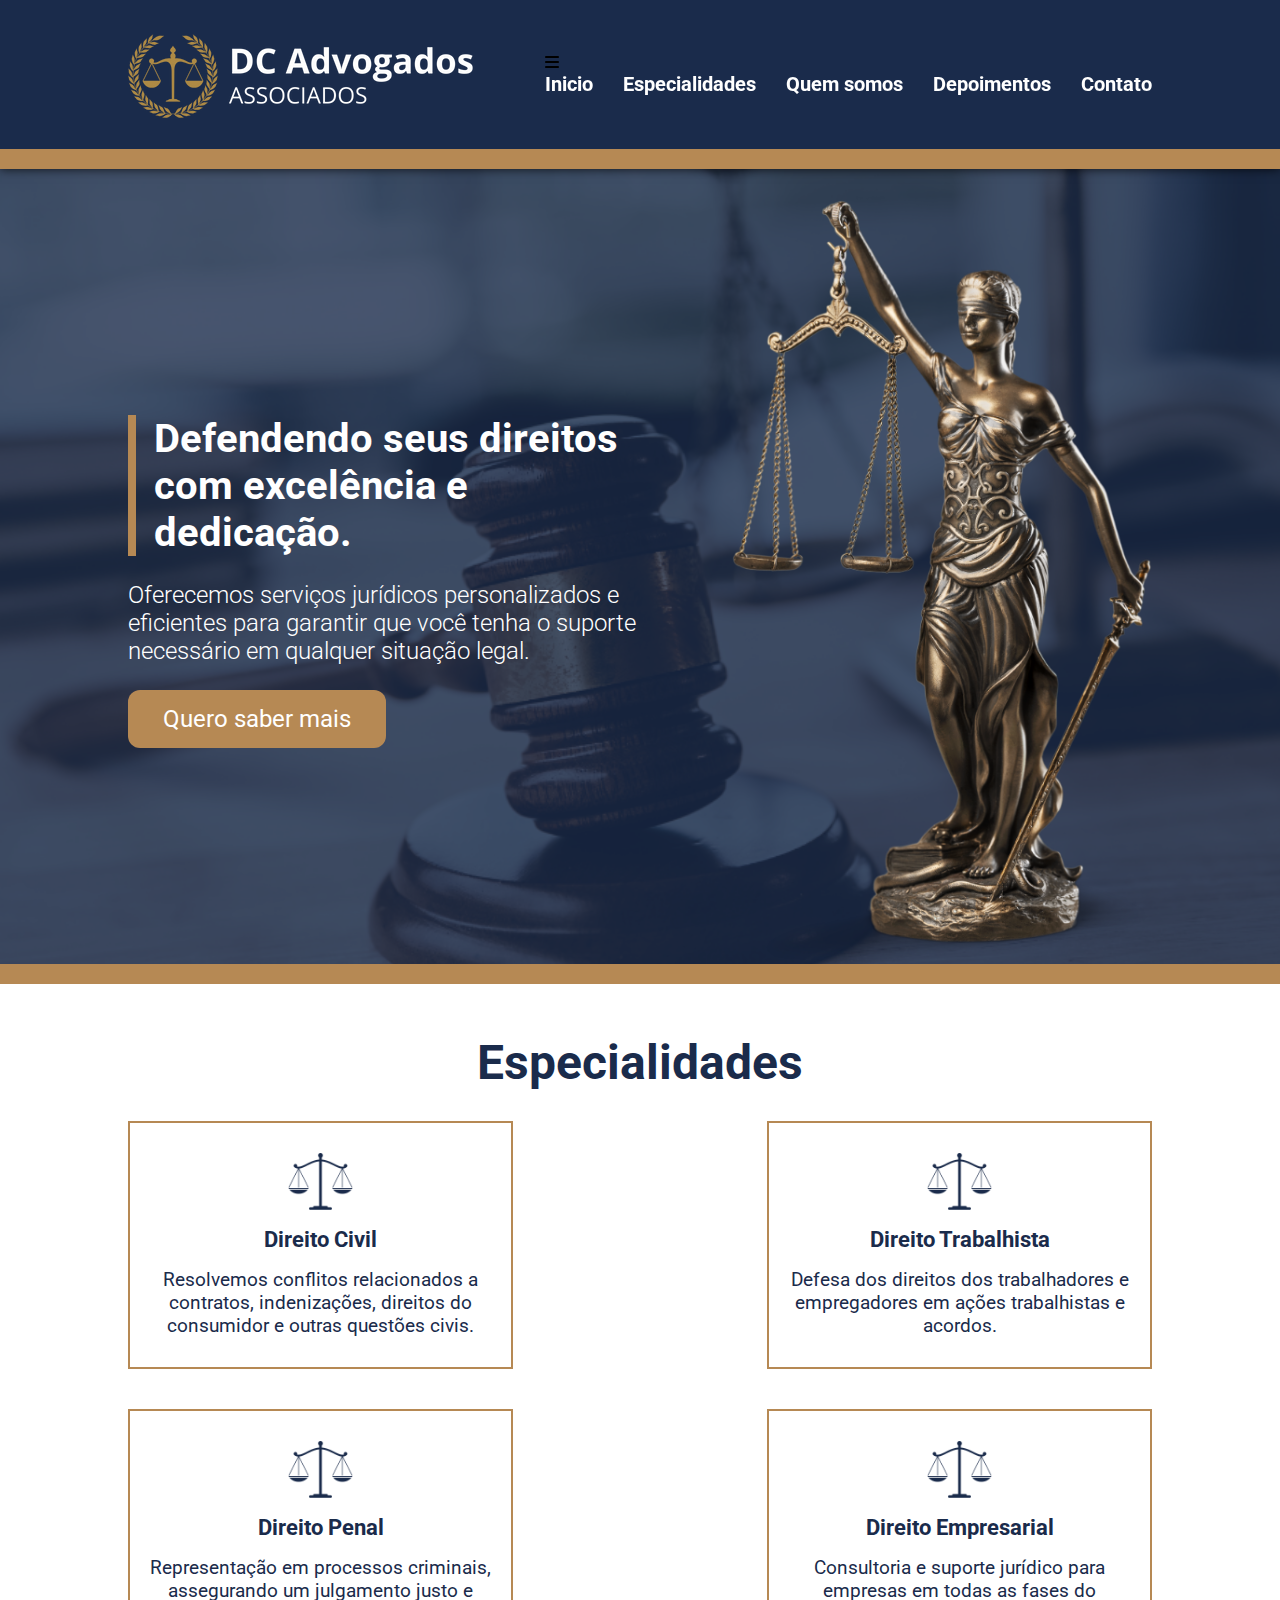
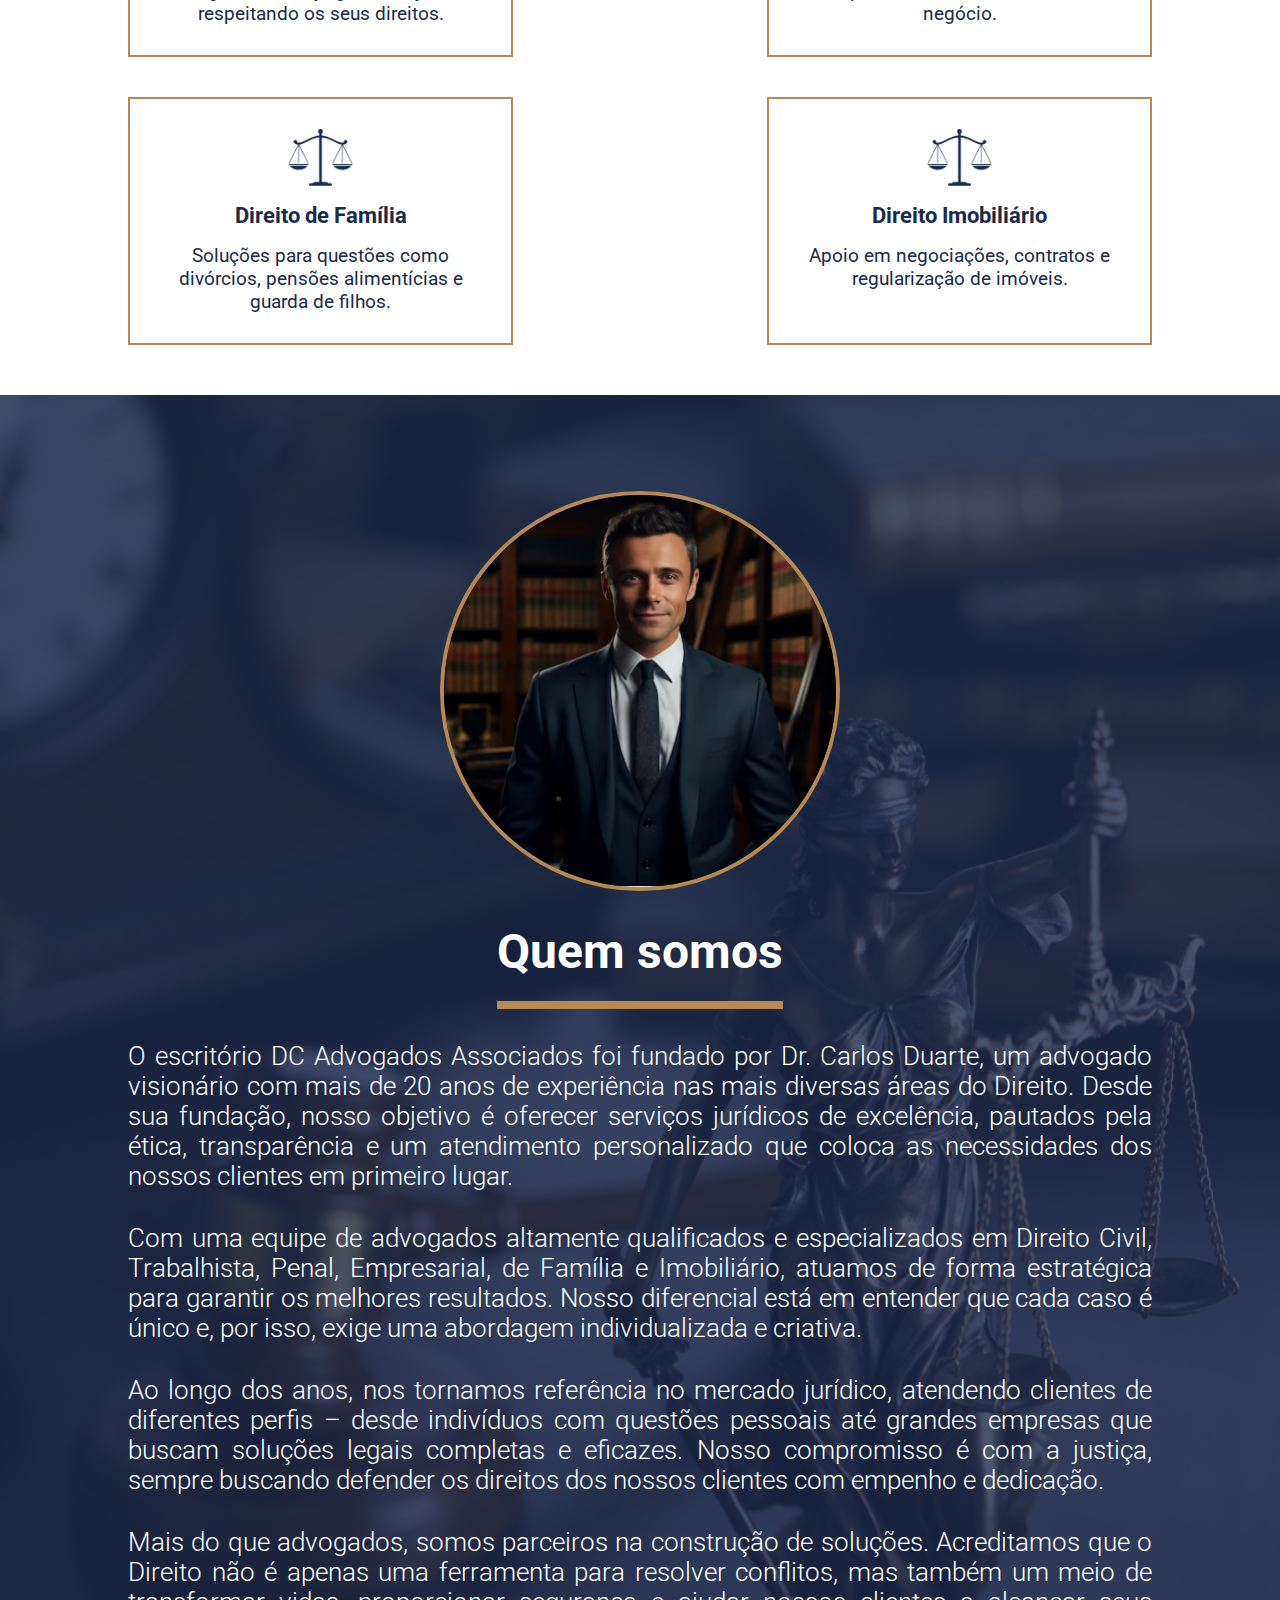
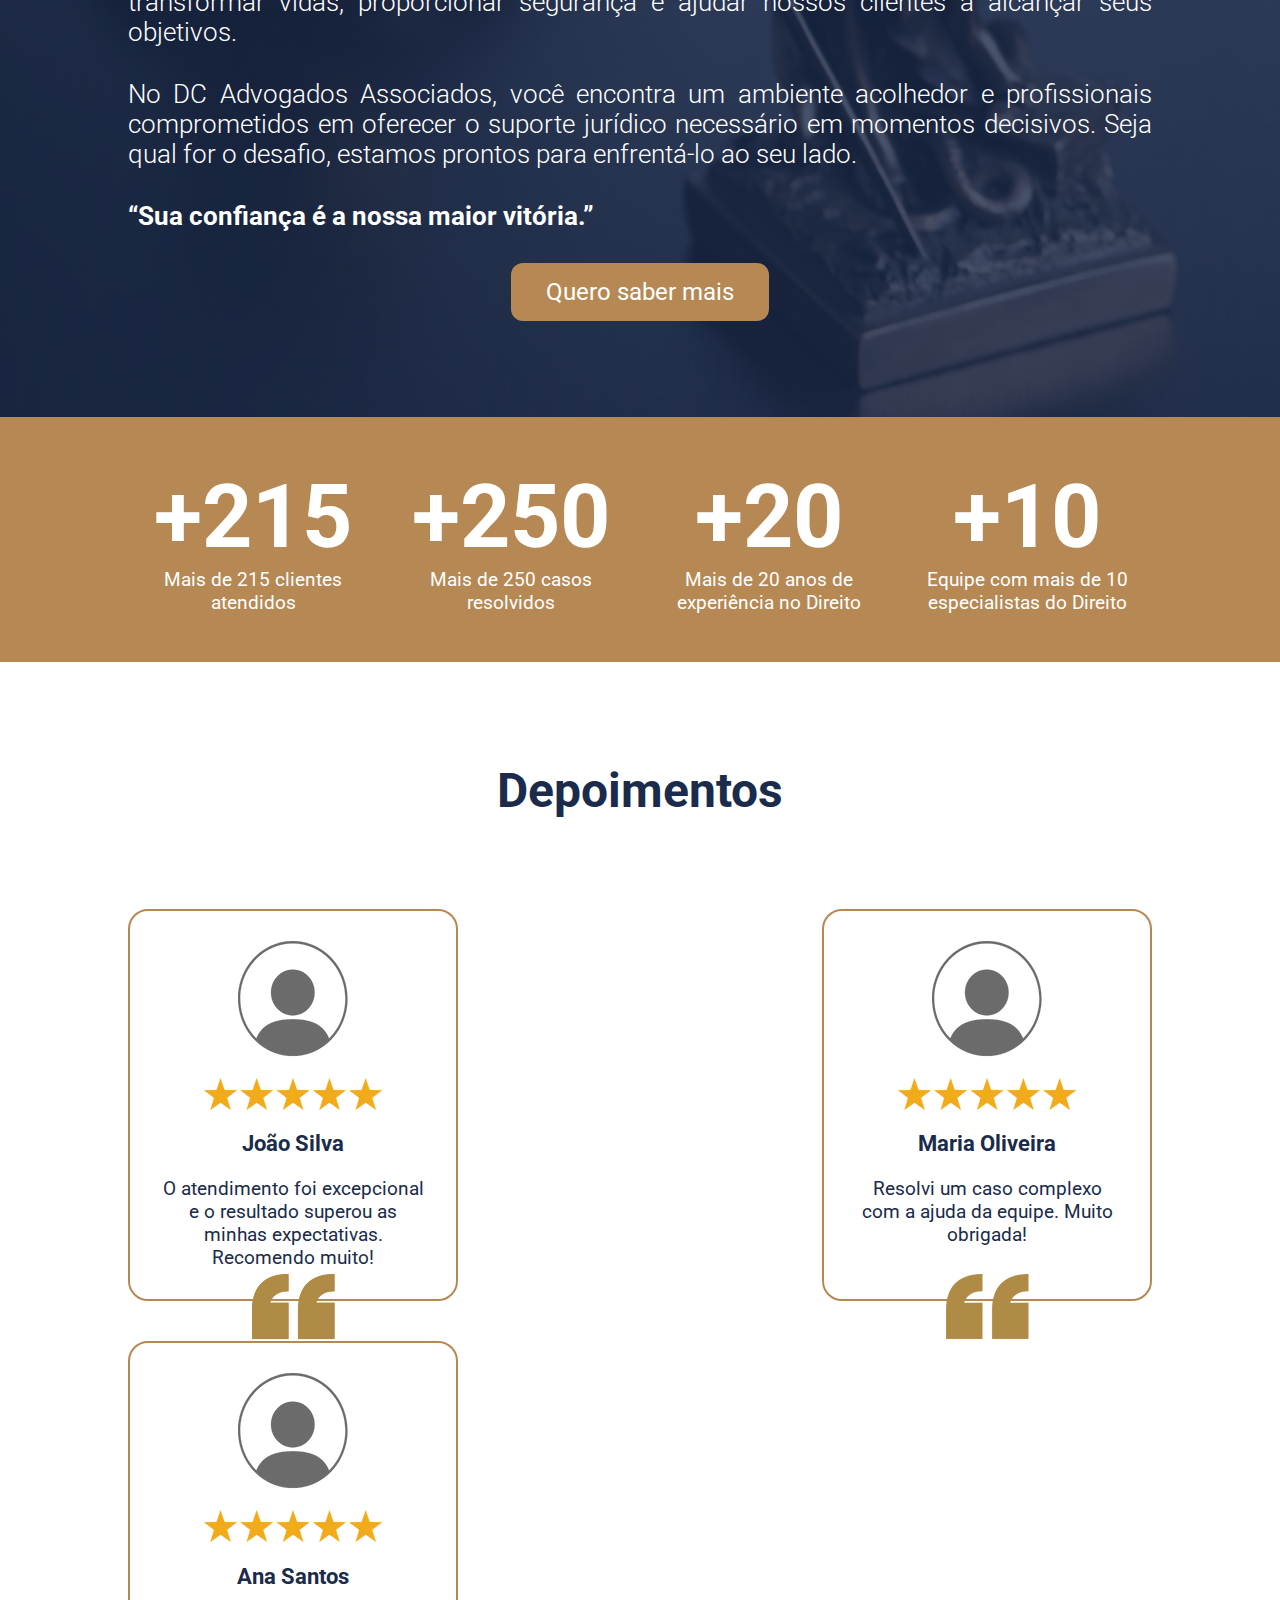
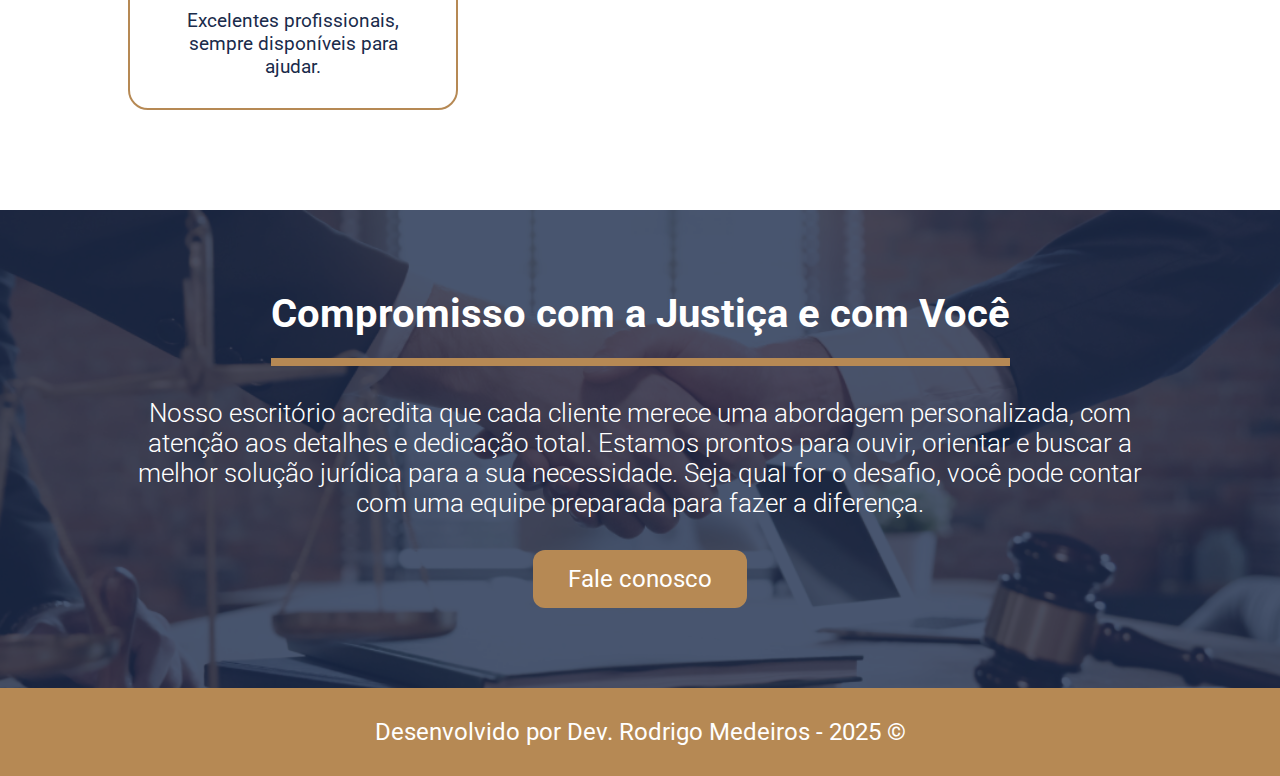
<file: index.html>
<!DOCTYPE html>
<html lang="pt-BR">
  <head>
    <meta charset="UTF-8" />
    <meta name="viewport" content="width=device-width, initial-scale=1.0" />
    <title>DC Advogados Associados</title>
    <link rel="preconnect" href="https://fonts.googleapis.com" />
    <link rel="preconnect" href="https://fonts.gstatic.com" crossorigin />
    <link
      href="https://fonts.googleapis.com/css2?family=Roboto:ital,wght@0,100..900;1,100..900&display=swap"
      rel="stylesheet"
    />
    <link
      rel="stylesheet"
      href="https://cdnjs.cloudflare.com/ajax/libs/font-awesome/6.7.2/css/all.min.css"
    />
    <link rel="stylesheet" href="style.css" />
  </head>
  <body>
    <div class="container-global">
      <!-- header - cabeçalho -->
      <header>
        <div class="header-container">
          <img src="./assets/logo.png" alt="logomarca" />
          <nav>
            <i id="menu" class="fa-solid fa-bars"></i>
            <ul>
              <li><a href="#banner">Inicio</a></li>
              <li><a href="#especialidades">Especialidades</a></li>
              <li><a href="#foto-advogado">Quem somos</a></li>
              <li><a href="#depoimentos">Depoimentos</a></li>
              <li><a href="./pages/contato/index.html">Contato</a></li>
            </ul>
          </nav>
        </div>
      </header>

      <!-- banner -->

      <section class="container-section-banner" id="banner">
        <div class="container-div-banner">
          <div class="container-content-banner">
            <h1 class="title">
              Defendendo seus direitos com excelência e dedicação.
            </h1>
            <p class="description">
              Oferecemos serviços jurídicos personalizados e eficientes para
              garantir que você tenha o suporte necessário em qualquer situação
              legal.
            </p>
            <a href="#" class="btn-whatsapp">Quero saber mais</a>
          </div>
          <img
            id="image-justice"
            src="./assets/justica.png"
            alt="estatua justiça"
          />
        </div>
      </section>

      <!-- Especialidades -->

      <section class="container-section-specialties" id="especialidades">
        <div class="container-div-specialties">
          <h2 id="title-specialties">Especialidades</h2>
          <div class="container-cards-specialties">
            <div class="cards">
              <img src="./assets/balanca.png" alt="balanca" />
              <h3>Direito Civil</h3>
              <p>
                Resolvemos conflitos relacionados a contratos, indenizações,
                direitos do consumidor e outras questões civis.
              </p>
            </div>
            <div class="cards">
              <img src="./assets/balanca.png" alt="balanca" />
              <h3>Direito Trabalhista</h3>
              <p>
                Defesa dos direitos dos trabalhadores e empregadores em ações
                trabalhistas e acordos.
              </p>
            </div>
            <div class="cards">
              <img src="./assets/balanca.png" alt="balanca" />
              <h3>Direito Penal</h3>
              <p>
                Representação em processos criminais, assegurando um julgamento
                justo e respeitando os seus direitos.
              </p>
            </div>
            <div class="cards">
              <img src="./assets/balanca.png" alt="balanca" />
              <h3>Direito Empresarial</h3>
              <p>
                Consultoria e suporte jurídico para empresas em todas as fases
                do negócio.
              </p>
            </div>
            <div class="cards">
              <img src="./assets/balanca.png" alt="balanca" />
              <h3>Direito de Família</h3>
              <p>
                Soluções para questões como divórcios, pensões alimentícias e
                guarda de filhos.
              </p>
            </div>
            <div class="cards">
              <img src="./assets/balanca.png" alt="balanca" />
              <h3>Direito Imobiliário</h3>
              <p>Apoio em negociações, contratos e regularização de imóveis.</p>
            </div>
          </div>
        </div>
      </section>

      <!-- Quem somos -->

      <section class="container-section-about-us">
        <div class="container-div-about-us">
          <img src="assets/advogado.png" alt="advogado" id="foto-advogado" />
          <h2>Quem somos</h2>
          <p>
            O escritório DC Advogados Associados foi fundado por Dr. Carlos
            Duarte, um advogado visionário com mais de 20 anos de experiência
            nas mais diversas áreas do Direito. Desde sua fundação, nosso
            objetivo é oferecer serviços jurídicos de excelência, pautados pela
            ética, transparência e um atendimento personalizado que coloca as
            necessidades dos nossos clientes em primeiro lugar.
          </p>
          <p>
            Com uma equipe de advogados altamente qualificados e especializados
            em Direito Civil, Trabalhista, Penal, Empresarial, de Família e
            Imobiliário, atuamos de forma estratégica para garantir os melhores
            resultados. Nosso diferencial está em entender que cada caso é único
            e, por isso, exige uma abordagem individualizada e criativa.
          </p>
          <p>
            Ao longo dos anos, nos tornamos referência no mercado jurídico,
            atendendo clientes de diferentes perfis – desde indivíduos com
            questões pessoais até grandes empresas que buscam soluções legais
            completas e eficazes. Nosso compromisso é com a justiça, sempre
            buscando defender os direitos dos nossos clientes com empenho e
            dedicação.
          </p>
          <p>
            Mais do que advogados, somos parceiros na construção de soluções.
            Acreditamos que o Direito não é apenas uma ferramenta para resolver
            conflitos, mas também um meio de transformar vidas, proporcionar
            segurança e ajudar nossos clientes a alcançar seus objetivos.
          </p>
          <p>
            No DC Advogados Associados, você encontra um ambiente acolhedor e
            profissionais comprometidos em oferecer o suporte jurídico
            necessário em momentos decisivos. Seja qual for o desafio, estamos
            prontos para enfrentá-lo ao seu lado.
          </p>
          <p id="ultima-frase">“Sua confiança é a nossa maior vitória.”</p>
          <a href="#" class="btn-whatsapp">Quero saber mais</a>
        </div>
      </section>

      <!-- números -->

      <section class="container-section-numbers">
        <div class="container-div-numbers">
          <div class="cards-numbers">
            <h3>+215</h3>
            <p>Mais de 215 clientes atendidos</p>
          </div>

          <div class="cards-numbers">
            <h3>+250</h3>
            <p>Mais de 250 casos resolvidos</p>
          </div>

          <div class="cards-numbers">
            <h3>+20</h3>
            <p>Mais de 20 anos de experiência no Direito</p>
          </div>

          <div class="cards-numbers">
            <h3>+10</h3>
            <p>Equipe com mais de 10 especialistas do Direito</p>
          </div>
        </div>
      </section>

      <!-- Depoimentos -->

      <section class="container-section-testimonials" id="depoimentos">
        <div class="container-div-testimonials">
          <h2>Depoimentos</h2>
          <div class="container-cards-testimonials">
            <div class="card-testimonials">
              <img src="assets/aspas.png" alt="aspas" class="aspas" />
              <img src="assets/usuario.png" alt="usuário" />
              <img src="assets/estrelas.png" alt="estrelas" />
              <h3>João Silva</h3>
              <p>
                O atendimento foi excepcional e o resultado superou as minhas
                expectativas. Recomendo muito!
              </p>
            </div>

            <div class="card-testimonials">
              <img src="assets/aspas.png" alt="aspas" class="aspas" />
              <img src="assets/usuario.png" alt="usuário" />
              <img src="assets/estrelas.png" alt="estrelas" />
              <h3>Maria Oliveira</h3>
              <p>
                Resolvi um caso complexo com a ajuda da equipe. Muito obrigada!
              </p>
            </div>

            <div class="card-testimonials">
              <img src="assets/aspas.png" alt="aspas" class="aspas" />
              <img src="assets/usuario.png" alt="usuário" />
              <img src="assets/estrelas.png" alt="estrelas" />
              <h3>Ana Santos</h3>
              <p>Excelentes profissionais, sempre disponíveis para ajudar.</p>
            </div>
          </div>
        </div>
      </section>

      <!-- Ultimo banner -->

      <section class="container-section-last-banner">
        <div class="container-div-last-banner">
          <h2>Compromisso com a Justiça e com Você</h2>
          <p>
            Nosso escritório acredita que cada cliente merece uma abordagem
            personalizada, com atenção aos detalhes e dedicação total. Estamos
            prontos para ouvir, orientar e buscar a melhor solução jurídica para
            a sua necessidade. Seja qual for o desafio, você pode contar com uma
            equipe preparada para fazer a diferença.
          </p>
          <a href="#" class="btn-whatsapp">Fale conosco</a>
        </div>
      </section>

      <!-- Footer - rodapé -->

      <footer>
        <p>Desenvolvido por Dev. Rodrigo Medeiros - 2025 ©</p>
      </footer>
    </div>
  </body>
</html>
</file>
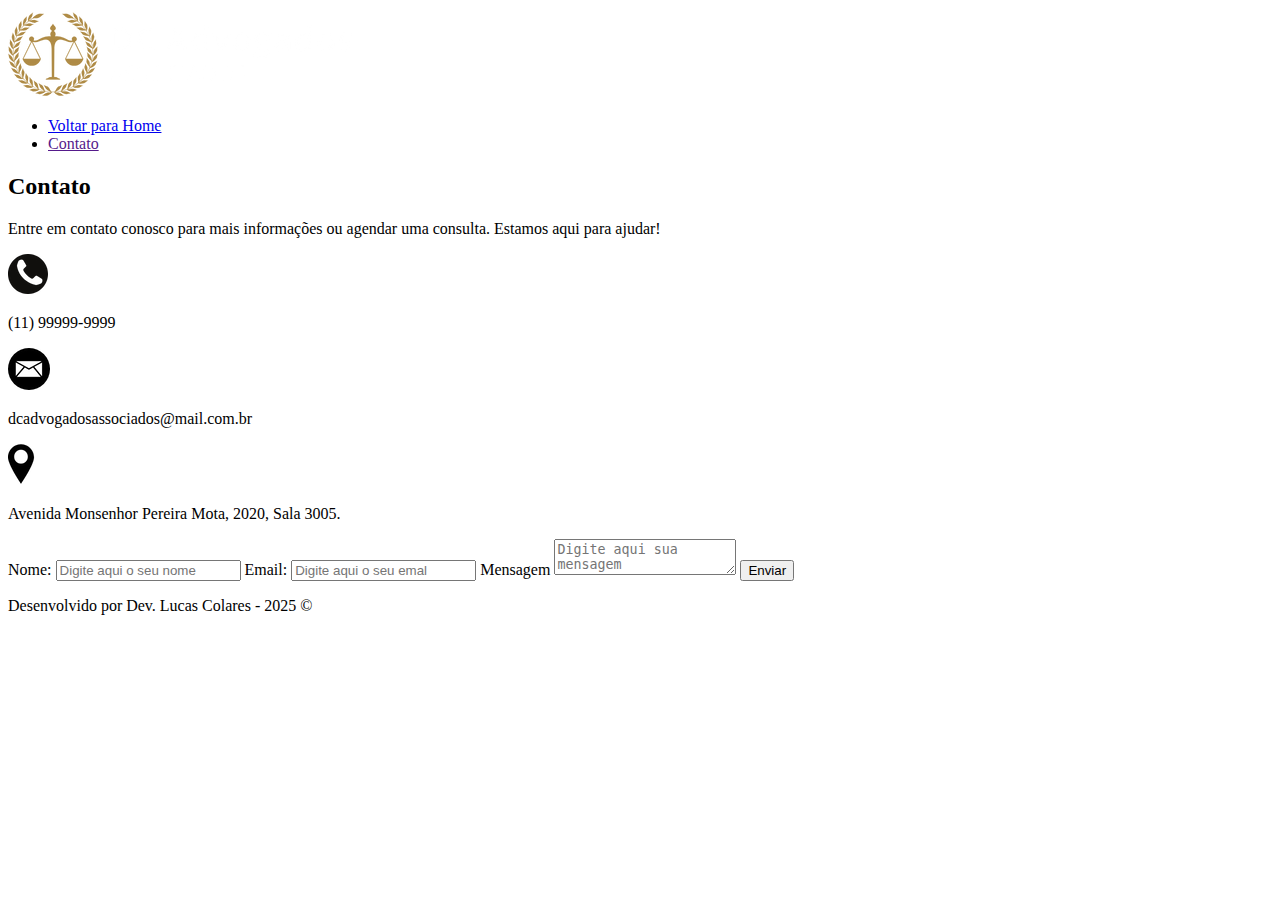
<file: pages/Contato/index.html>
<!DOCTYPE html>
<html lang="pt-BR">
  <head>
    <meta charset="UTF-8" />
    <meta name="viewport" content="width=device-width, initial-scale=1.0" />
    <title>DC Advogados - Contato</title>
  </head>
  <body>
    <header>
      <div class="header-container-1">
        <img src="../../assets/logo.png" alt="logomarca" />
        <nav>
          <ul>
            <li><a href="../../index.html">Voltar para Home</a></li>
            <li><a href="">Contato</a></li>
          </ul>
        </nav>
      </div>
      <!-- Contato -->
      <section class="container-section-contact">
        <div class="container-div-contact">
          <div class="container-info-contact">
            <h2>Contato</h2>
            <p>
              Entre em contato conosco para mais informações ou agendar uma
              consulta. Estamos aqui para ajudar!
            </p>
            <div class="container-icons-contact">
              <div>
                <img src="../../assets/telefone.png" alt="icone telefone" />
                <p>(11) 99999-9999</p>
              </div>
              <div>
                <img src="../../assets/email.png" alt="icone email" />
                <p>dcadvogadosassociados@mail.com.br</p>
              </div>
              <div>
                <img src="../../assets/pino.png" alt="icone pino" />
                <p>Avenida Monsenhor Pereira Mota, 2020, Sala 3005.</p>
              </div>
            </div>
          </div>
          <div class="container-form-contact">
            <form>
              <label for="nome">Nome:</label>
              <input
                type="text"
                name="nome"
                id="nome"
                placeholder="Digite aqui o seu nome"
              />
              <label for="nome">Email:</label>
              <input
                type="email"
                name="email"
                id="email"
                placeholder="Digite aqui o seu emal"
              />
              <label for="mensagem">Mensagem</label>
              <textarea
                type="mensagem"
                name="mensagem"
                id="mensagem"
                placeholder="Digite aqui sua mensagem"
              ></textarea>
              <button type="submit">Enviar</button>
            </form>
          </div>
        </div>
      </section>
    </header>
    <!-- Footer - Rodapé -->
    <footer>
      <p>Desenvolvido por Dev. Lucas Colares - 2025 ©</p>
    </footer>
  </body>
</html>
</file>
<file: style.css>
* {
  margin: 0;
  padding: 0;
  box-sizing: border-box;
}

body {
  font-family: "Roboto", sans-serif;
}

/* header */

header {
  background-color: #1a2b4b;
  display: flex;
  justify-content: center;
  padding: 30px 0px;
  border-bottom: 20px solid #b68954;
  position: fixed;
  width: 100%;
  top: 0;
  left: 0;
  right: 0;
  z-index: 99;
  box-shadow: 0 0 10px rgba(0, 0, 0, 0.8);
}

nav ul li a {
  color: white;
  text-decoration: none;
  font-size: 20px;
  font-weight: bold;
}

nav ul li a:hover {
  color: #b68954;
  border-top: 5px solid #b68954;
  border-bottom: 5px solid #b68954;
  padding: 8px 0px;
  transition: 0.4s ease;
}

nav ul {
  display: flex;
  gap: 30px;
  list-style: none;
}

.header-container {
  display: flex;
  flex-direction: row;
  justify-content: space-between;
  align-items: center;
  width: 80%;
}

/* banner */

.container-section-banner {
  background-image: url("./assets/banner1.png");
  display: flex;
  background-size: cover;
  justify-content: center;
  position: relative;
  border-bottom: 20px solid #b68954;
  padding-top: 200px;
}

.container-section-banner::before {
  content: "";
  width: 100%;
  height: 100%;
  background-color: rgba(26, 43, 75, 0.8);
  position: absolute;
  top: 0;
  left: 0;
  bottom: 0;
  right: 0;
}

.container-div-banner {
  display: flex;
  flex-direction: row;
  justify-content: space-between;
  align-items: center;
  width: 80%;
  z-index: 1;
}

.container-content-banner {
  display: flex;
  flex-direction: column;
  gap: 25px;
  width: 50%;
}

#image-justice {
  width: 420px;
}

.title {
  color: white;
  font-size: 40px;
  border-left: 8px solid #b68954;
  padding-left: 18px;
  font-weight: bold;
}

.description {
  font-size: 24px;
  color: white;
  font-weight: 300;
}

.btn-whatsapp {
  text-decoration: none;
  color: white;
  font-size: 24px;
  background-color: #b68954;
  padding: 15px 35px;
  border-radius: 12px;
  width: fit-content;
}

.btn-whatsapp:hover {
  background-color: #c5a179;
}

/* especialidades */

.container-section-specialties {
  display: flex;
  justify-content: center;
}

.container-div-specialties {
  width: 80%;
  display: flex;
  flex-direction: column;
  align-items: center;
  padding: 50px 0;
  gap: 30px;
}

#title-specialties {
  font-size: 3rem;
  color: #1a2b4b;
}

.container-cards-specialties {
  display: flex;
  flex-wrap: wrap;
  justify-content: space-between;
  gap: 40px;
}

.cards {
  width: 385px;
  border: 2px solid #b68954;
  display: flex;
  flex-direction: column;
  align-items: center;
  padding: 30px 20px;
  gap: 1rem;
}

.cards img {
  width: 65px;
}

.cards h3 {
  font-size: 1.4rem;
  color: #1a2b4b;
}

.cards p {
  text-align: center;
  font-size: 1.2rem;
  color: #1a2b4b;
}

/* Quem somos */

.container-section-about-us {
  background-image: url("./assets/banner-sobre-mim.png");
  display: flex;
  justify-content: center;
  padding: 6rem 0;
  background-size: cover;
  position: relative;
}

.container-section-about-us::before {
  content: "";
  width: 100%;
  height: 100%;
  background-color: rgba(26, 43, 75, 0.8);
  position: absolute;
  top: 0;
  left: 0;
  bottom: 0;
  right: 0;
}

.container-div-about-us {
  width: 80%;
  display: flex;
  flex-direction: column;
  align-items: center;
  gap: 2rem;
  z-index: 1;
}

.container-div-about-us img {
  width: 400px;
  height: 400px;
  border-radius: 100%;
  object-fit: cover;
  border: 4px solid #b68954;
}

.container-div-about-us h2 {
  font-size: 3rem;
  color: white;
  border-bottom: 8px solid #b68954;
  padding-bottom: 1.3rem;
}

.container-div-about-us p {
  font-size: 1.6rem;
  color: white;
  text-align: justify;
  font-weight: 300;
}

#ultima-frase {
  width: 100%;
  font-weight: bold;
}

/* números */

.container-section-numbers {
  background-color: #b68954;
  display: flex;
  justify-content: center;
  padding: 3rem 0;
}

.container-div-numbers {
  width: 80%;
  display: flex;
  justify-content: space-between;
  flex-wrap: wrap;
}

.cards-numbers {
  text-align: center;
  width: 250px;
}

.cards-numbers h3 {
  font-size: 5.5rem;
  color: white;
}

.cards-numbers p {
  font-size: 1.2rem;
  color: white;
}

/* Depoimentos */

.container-section-testimonials {
  display: flex;
  justify-content: center;
  padding: 6.25rem 0;
}

.container-div-testimonials {
  width: 80%;
  display: flex;
  flex-direction: column;
  align-items: center;
  gap: 40px;
}

.container-div-testimonials h2 {
  font-size: 3rem;
  color: #1a2b4b;
  margin-bottom: 50px;
}

.container-cards-testimonials {
  width: 100%;
  display: flex;
  justify-content: space-between;
  flex-wrap: wrap;
  gap: 40px;
  position: relative;
}

.card-testimonials {
  border: 2px solid #b68954;
  display: flex;
  flex-direction: column;
  align-items: center;
  width: 330px;
  gap: 1.3rem;
  padding: 30px;
  text-align: center;
  border-radius: 20px;
}

.card-testimonials h3 {
  font-size: 1.4rem;
  color: #1a2b4b;
}

.card-testimonials p {
  font-size: 1.2rem;
  color: #1a2b4b;
}

.aspas {
  position: absolute;
  bottom: 370px;
}

/* ultimo banner */

.container-section-last-banner {
  background-image: url(./assets/banner-aperto-maos.png);
  background-size: cover;
  color: white;
  display: flex;
  justify-content: center;
  padding: 5rem 0;
  position: relative;
}

.container-section-last-banner:before {
  content: "";
  width: 100%;
  height: 100%;
  background-color: rgba(26, 43, 75, 0.8);
  position: absolute;
  top: 0;
  left: 0;
  bottom: 0;
  right: 0;
}

.container-div-last-banner {
  width: 80%;
  display: flex;
  flex-direction: column;
  align-items: center;
  gap: 2rem;
  z-index: 1;
}

.container-div-last-banner h2 {
  font-size: 2.5rem;
  font-weight: bold;
  border-bottom: 8px solid #b68954;
  padding-bottom: 1.3rem;
}

.container-div-last-banner p {
  text-align: center;
  font-size: 1.6rem;
  font-weight: 300;
}
footer {
  background-color: #b68954;
  padding: 30px;
  display: flex;
  justify-content: center;
}

footer p {
  color: white;
  font-size: 24px;
}
</file>
